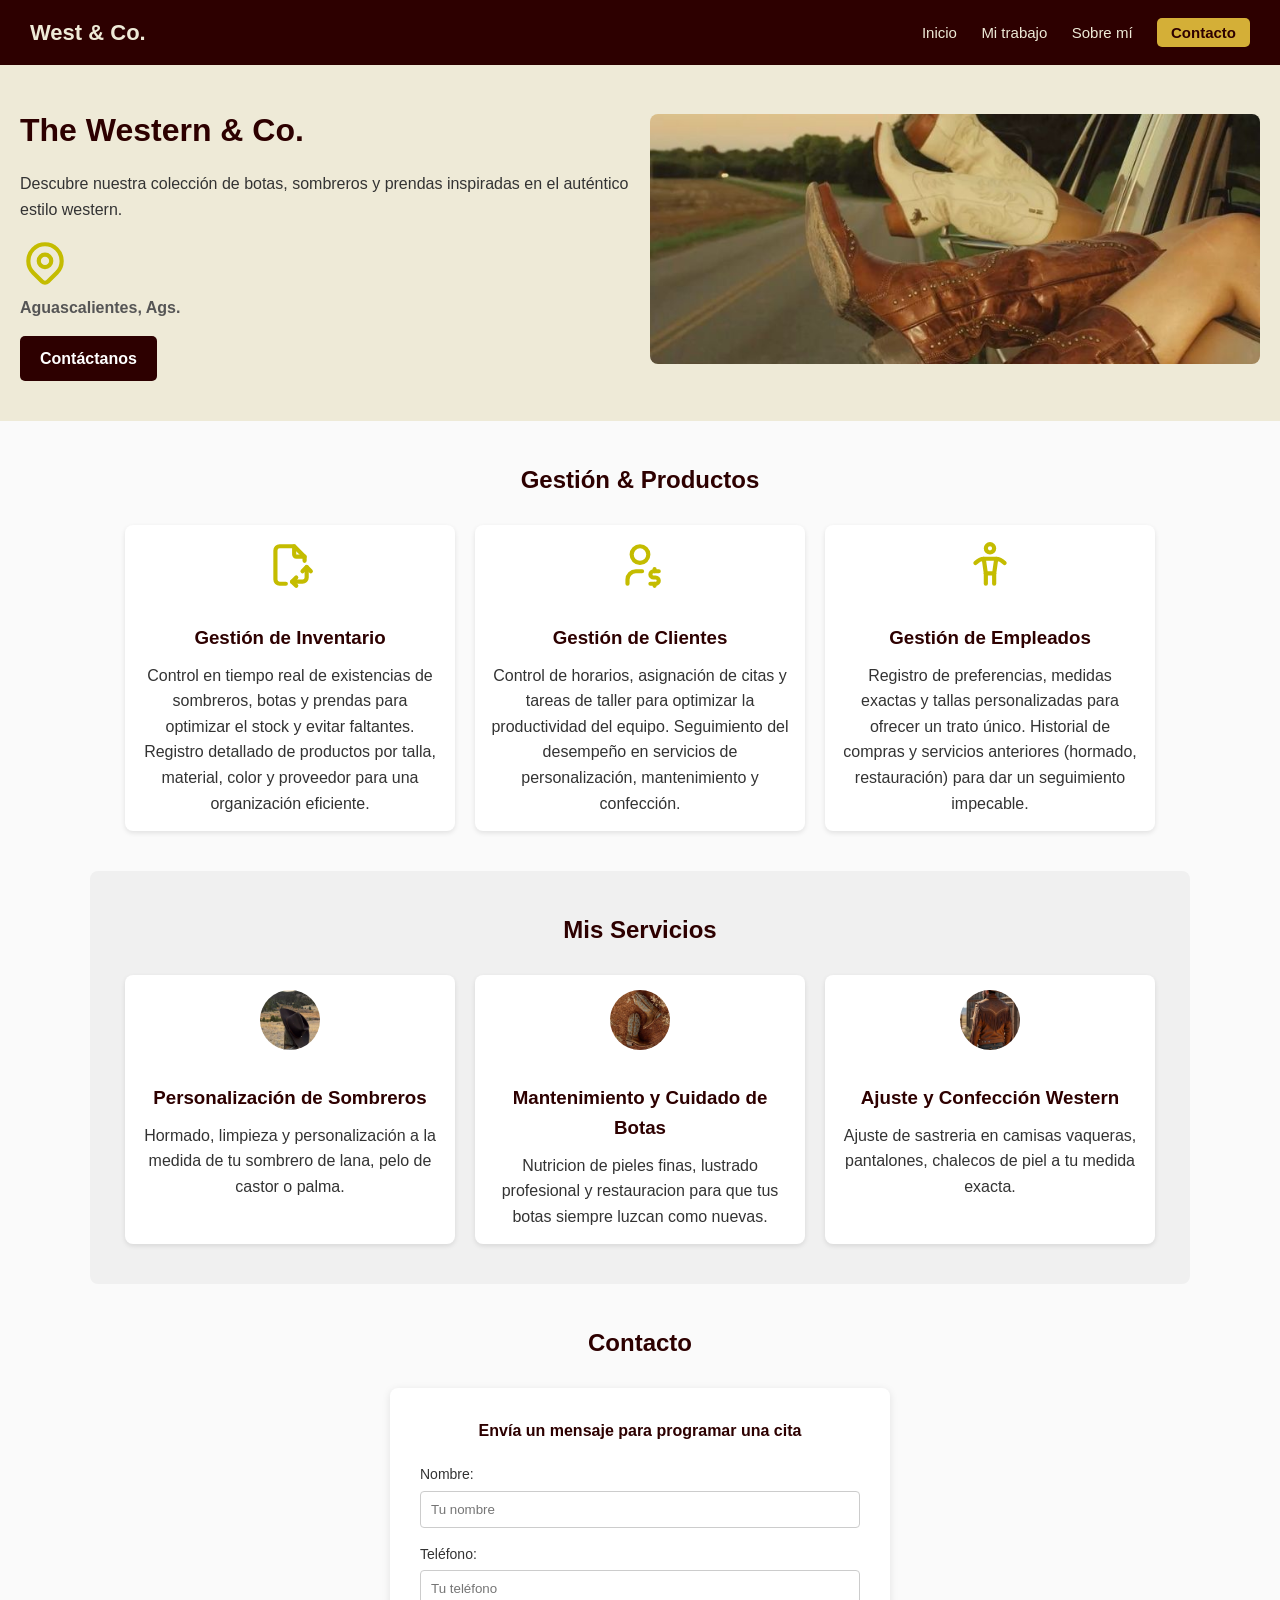
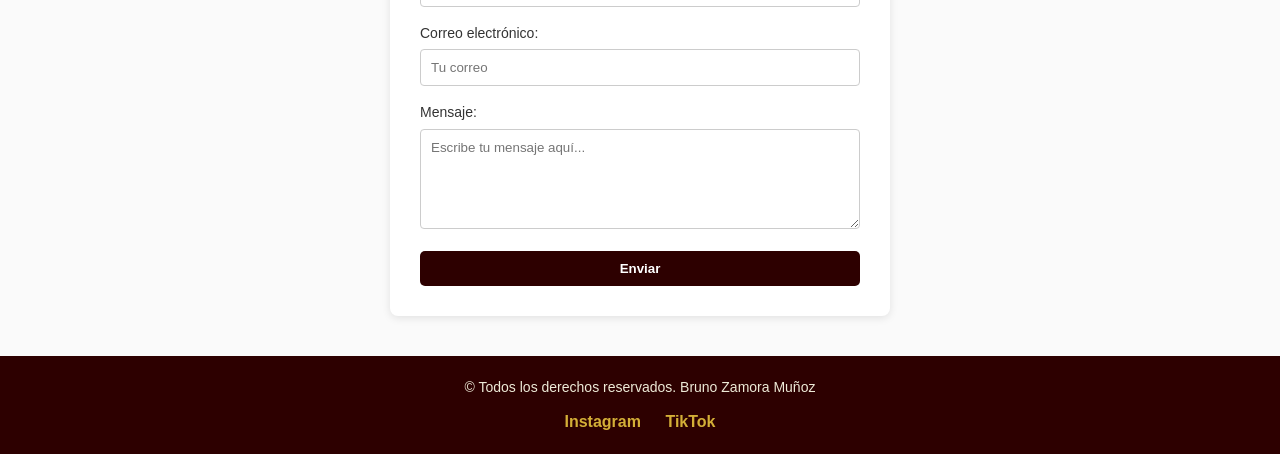
<file: paginaB/index.html>
<!DOCTYPE html>
<html lang="es">
<head>
    <meta charset="UTF-8">
    <meta name="viewport" content="width=device-width, initial-scale=1.0">
    <!-- Título de la pestaña que se muestra en el navegador -->
    <title>West & Co.</title>
    <link rel="stylesheet" href="styles.css">
</head>

<!-- <body>  Agrupa todo el contenido visible de la página web (texto, imágenes, enlaces, etc.) -->
<body>

    <!-- Cabecera principal del sitio web que tiene la identidad visual y el menú de navegación -->
    <header>
        <!-- div funciona como un bloque que agrupa varios elementos y ayuda a estructurar el diseño de la pagina 
         y el div class nos ayuda a daarle laa misma clase a varios elementos para que todos tengan la misma apaariencia sin repetir codigo -->
        <div class="logo">West & Co.</div>

        <!-- nav es un elemento que contiene la navegacion principal, como el menu o los enlaces -->
        <nav>
            <!-- a href son los hipervinculos que permiten que el ususario de clic para ir a ptra pagina como inicio de sesion, contacto, etc -->
            <a href="index.html">Inicio</a>
            <a href="pages/nosotros.html">Mi trabajo</a>
            <a href="pages/sobremi.html">Sobre mí</a>
            <a href="pages/contacto.html" class="btn-contacto">Contacto</a>
        </nav>
    </header>


    <!-- section funciona para agrupar un contenido cuales comparten el mismo contenido o tema -->
    <section class="principal">
        <div class="principal-texto">
            <!-- hi representa el titulo principal de la pagina -->
            <h1>The Western & Co.</h1>
            <!-- p son los paarrafos que se encuentran en la seccion principal -->
            <p>Descubre nuestra colección de botas, sombreros y prendas inspiradas en el auténtico estilo western.</p>
            <svg xmlns="http://www.w3.org/2000/svg" width="50" height="50" viewBox="0 0 24 24" fill="none" stroke="#c4bc00" stroke-width="2" stroke-linecap="round" stroke-linejoin="round" class="icon icon-tabler icons-tabler-outline icon-tabler-map-pin"><path stroke="none" d="M0 0h24v24H0z" fill="none" /><path d="M9 11a3 3 0 1 0 6 0a3 3 0 0 0 -6 0" /><path d="M17.657 16.657l-4.243 4.243a2 2 0 0 1 -2.827 0l-4.244 -4.243a8 8 0 1 1 11.314 0" /></svg>
            <p class="ubicacion"> Aguascalientes, Ags.</p>
            <a href="#contacto" class="boton">Contáctanos</a>
        </div>
        <div class="principal-imagen">
            <!-- <img> Muestra una imagen en la página; 'src' indica la ruta del archivo y 'alt' la descripción -->
            <img src="img/ bbzm.jpg" alt="Estilo Western">
        </div>
    </section>


    <!-- Sección de Gestión y Productos para presentar las tarjetas de administración del negocio -->
    <section class="seccion">
        <!-- <h2>  Título secundario para nombrar el inicio de una sección -->
        <h2>Gestión & Productos</h2>
        <div class="tarjetas">
            <div class="tarjeta">
                <!-- Tarjeta individual con iconos, emojis, título y texto descriptivo -->
                 <div class="icono"><svg xmlns="http://www.w3.org/2000/svg" width="50" height="50" viewBox="0 0 24 24" fill="none" stroke="#c4bc00" stroke-width="2" stroke-linecap="round" stroke-linejoin="round" class="icon icon-tabler icons-tabler-outline icon-tabler-file-orientation"><path stroke="none" d="M0 0h24v24H0z" fill="none" /><path d="M14 3v4a1 1 0 0 0 1 1h4" /><path d="M10 21h-3a2 2 0 0 1 -2 -2v-14a2 2 0 0 1 2 -2h7l5 5v2" /><path d="M13 20h5a2 2 0 0 0 2 -2v-5" /><path d="M15 22l-2 -2l2 -2" /><path d="M18 15l2 -2l2 2" /></svg></div>
                 <!-- <h3>  Subtítulo de tercer nivel, ideal para nombrar tarjetas o bloques de contenido -->
                <h3>Gestión de Inventario</h3>
                <p>Control en tiempo real de existencias de sombreros, botas y prendas para optimizar el stock y evitar faltantes.
                    Registro detallado de productos por talla, material, color y proveedor para una organización eficiente.</p>
            </div>
            <div class="tarjeta">
                
                 <div class="icono"><svg xmlns="http://www.w3.org/2000/svg" width="50" height="50" viewBox="0 0 24 24" fill="none" stroke="#c4bc00" stroke-width="2" stroke-linecap="round" stroke-linejoin="round" class="icon icon-tabler icons-tabler-outline icon-tabler-user-dollar"><path stroke="none" d="M0 0h24v24H0z" fill="none" /><path d="M8 7a4 4 0 1 0 8 0a4 4 0 0 0 -8 0" /><path d="M6 21v-2a4 4 0 0 1 4 -4h3" /><path d="M21 15h-2.5a1.5 1.5 0 0 0 0 3h1a1.5 1.5 0 0 1 0 3h-2.5" /><path d="M19 21v1m0 -8v1" /></svg></div>
                <h3>Gestión de Clientes</h3>
                <p>Control de horarios, asignación de citas y tareas de taller para optimizar la productividad del equipo.
                Seguimiento del desempeño en servicios de personalización, mantenimiento y confección.</p>

                
            </div>
            <div class="tarjeta">
               
                 <div class="icono"><svg xmlns="http://www.w3.org/2000/svg" width="50" height="50" viewBox="0 0 24 24" fill="none" stroke="#c4bc00" stroke-width="2" stroke-linecap="round" stroke-linejoin="round" class="icon icon-tabler icons-tabler-outline icon-tabler-man"><path stroke="none" d="M0 0h24v24H0z" fill="none" /><path d="M10 16v5" /><path d="M14 16v5" /><path d="M9 9h6l-1 7h-4l-1 -7" /><path d="M5 11c1.333 -1.333 2.667 -2 4 -2" /><path d="M19 11c-1.333 -1.333 -2.667 -2 -4 -2" /><path d="M10 4a2 2 0 1 0 4 0a2 2 0 1 0 -4 0" /></svg></div>
                <h3>Gestión de Empleados</h3>
                <p>Registro de preferencias, medidas exactas y tallas personalizadas para ofrecer un trato único.
                    Historial de compras y servicios anteriores (hormado, restauración) para dar un seguimiento impecable.</p>
            </div>
        </div>
    </section>


    <!-- Sección de Servicios con clase condicional para aplicar un fondo de color gris en CSS -->
    <section class="seccion fondo-gris">
        <h2>Mis Servicios</h2>
        <div class="servicios">
            <!-- Módulo de servicio individual que utiliza una imagen PNG como icono identificador -->
            <div class="servicio">
                <div class="icono">
                    <img src="img/sombrero.png" alt="Sombreros">
                </div>
                <h3>Personalización de Sombreros</h3>
                <p>Hormado, limpieza y personalización a la medida de tu sombrero de lana, pelo de castor o palma.</p>
            </div>

            <div class="servicio">
                <div class="icono">
                     <img src="img/botas.png" alt="Botas">
                </div>
                <h3>Mantenimiento y Cuidado de Botas</h3>
                <p>Nutricion de pieles finas, lustrado profesional y restauracion para que tus botas siempre luzcan como nuevas.</p>
            </div>

            <div class="servicio">
                <div class="icono">
                     <img src="img/chaleco.png" alt="Chaleco">
                </div>
                <h3>Ajuste y Confección Western</h3>
                <p>Ajuste de sastreria en camisas vaqueras, pantalones, chalecos de piel a tu medida exacta.</p>
            </div>

        </div>
    </section>


    <!-- Sección de contacto con identificador 'contacto' para vincular con el menú de navegación -->
    <section id="contacto" class="seccion">
        <h2>Contacto</h2>

        <!-- <form> Contenedor que agrupa los campos para capturar información enviada por el usuario -->
        <form class="formulario">
            <!-- <legend>  Título o descripción del conjunto de campos de un formulario -->
            <legend>Envía un mensaje para programar una cita</legend>

            <div class="campo">
                <!-- <label> sirve para nombrar un campo de texto -->
                <label>Nombre:</label>
                <!-- <input> genera una caja para escribir información breve -->
                <input type="text" placeholder="Tu nombre">
            </div>

            <div class="campo">
                <label>Teléfono:</label>
                <input type="tel" placeholder="Tu teléfono">
            </div>

            <div class="campo">
                <label>Correo electrónico:</label>
                <input type="email" placeholder="Tu correo">
            </div>

            <div class="campo">
                <label>Mensaje:</label>
                <!-- <textarea> crea un área para escribir textos largos de múltiples líneas -->
                <textarea placeholder="Escribe tu mensaje aquí..."></textarea>
            </div>

            <!-- <button>  Botón interactivo dentro o fuera de un formulario -->
            <button type="submit" class="boton btn-enviar">Enviar</button>
        </form>
    </section>


    <!-- Pie de página con derechos de autor y enlaces directos a redes sociales -->
    <footer>
        <p>&copy; Todos los derechos reservados. Bruno Zamora Muñoz</p>
        <div class="redes">
            <a href="https://www.instagram.com/bruno_munozzzz" target="_blank">Instagram</a>
            <a href="https://www.tiktok.com/@bruno.muoz55" target="_blank">TikTok</a>
        </div>
    </footer>

</body>
</html>
</file>
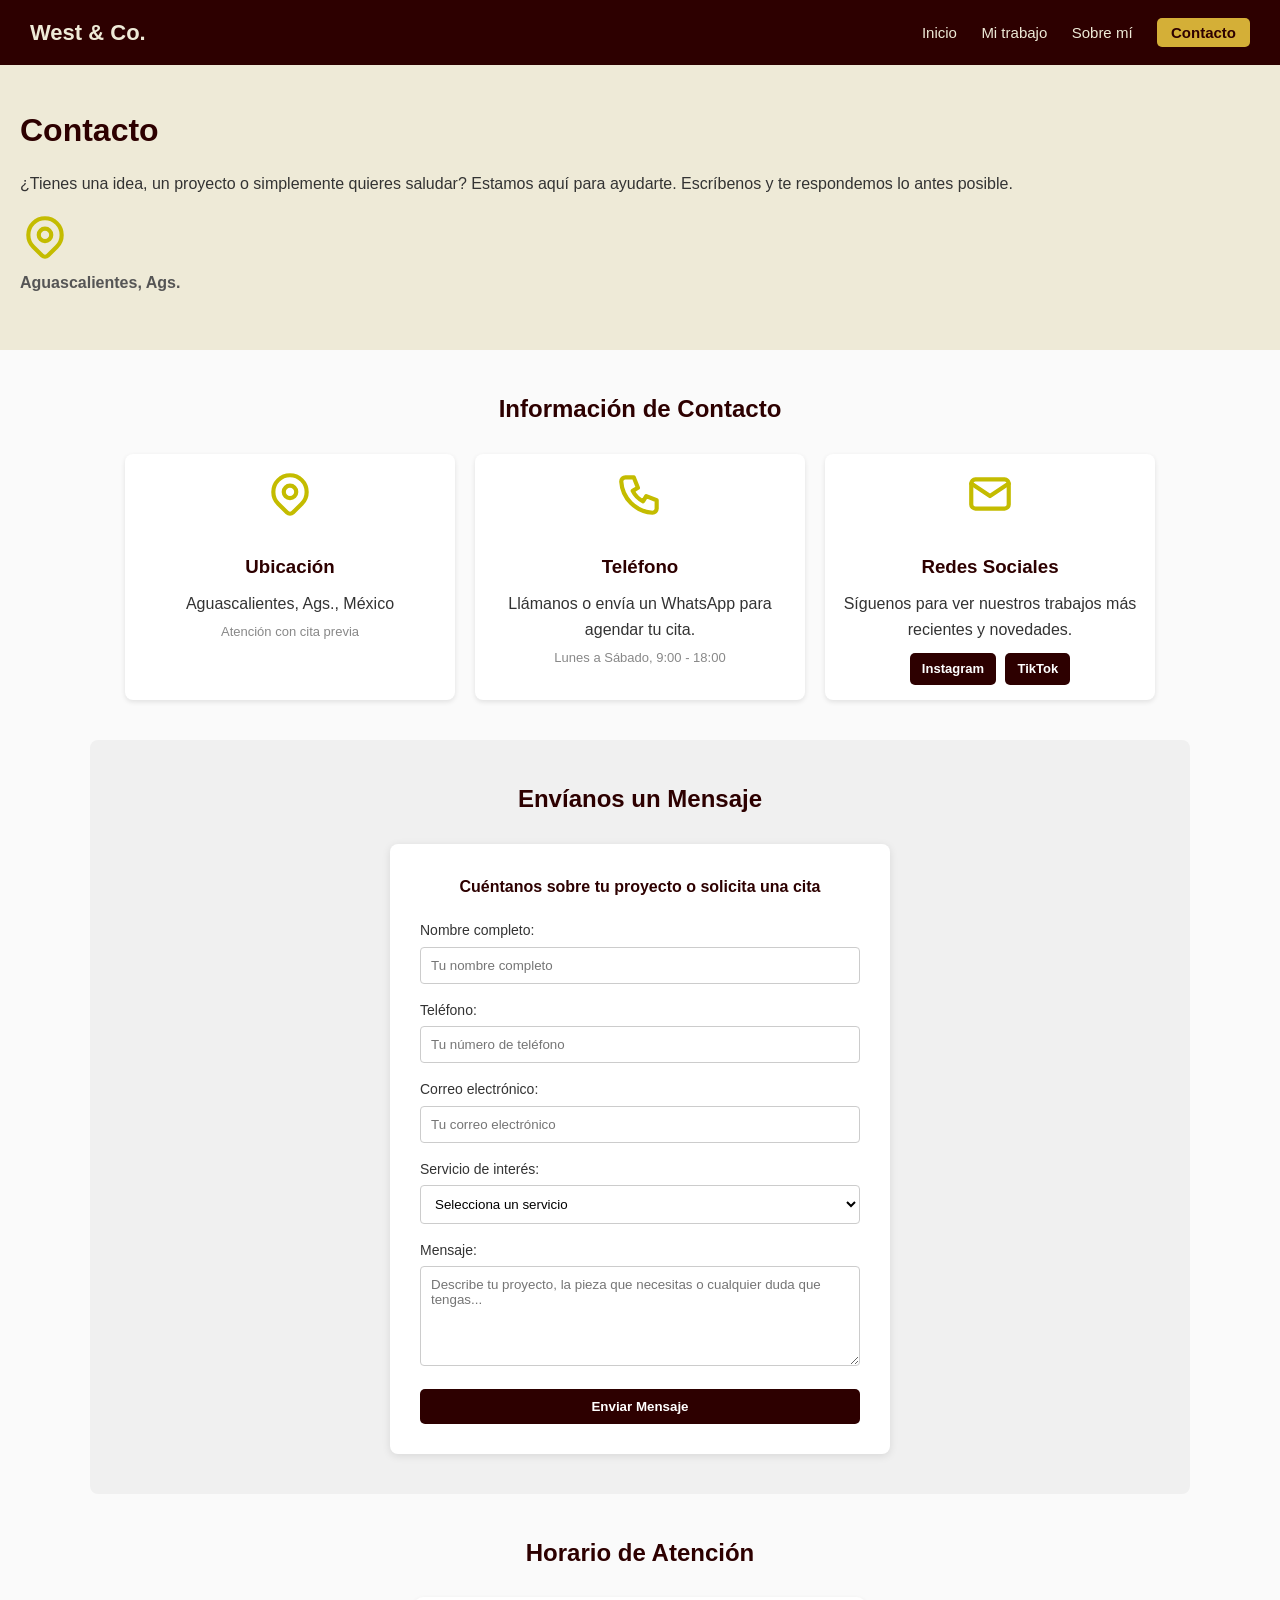
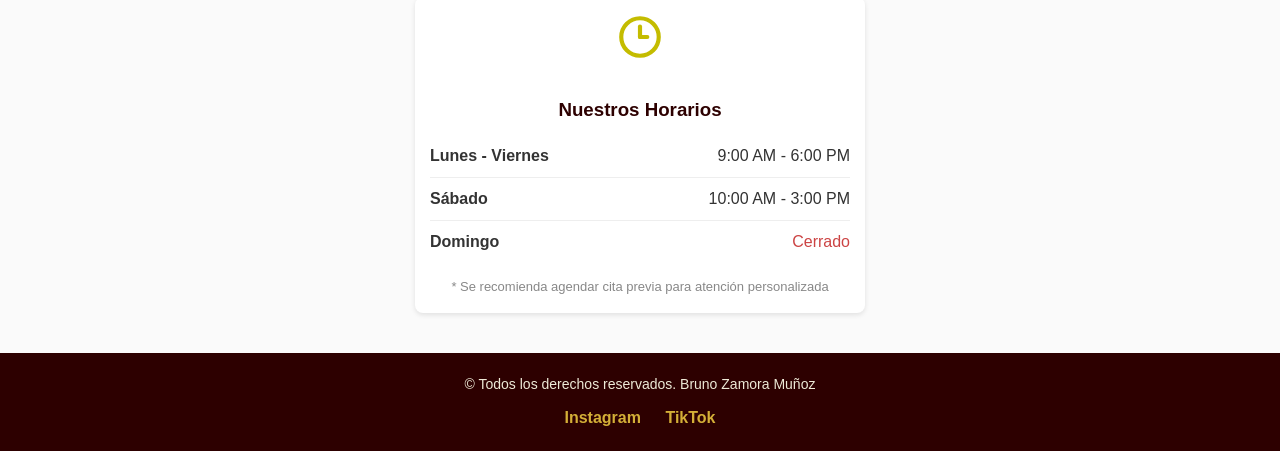
<file: paginaB/pages/contacto.html>
<!DOCTYPE html>
<html lang="es">
<head>
    <meta charset="UTF-8">
    <meta name="viewport" content="width=device-width, initial-scale=1.0">
    <title>Contacto - West & Co.</title>
    <link rel="stylesheet" href="../styles.css">
</head>
<body>

    <!-- Cabecera con navegación -->
    <header>
        <div class="logo">West & Co.</div>
        <nav>
            <a href="../index.html">Inicio</a>
            <a href="nosotros.html">Mi trabajo</a>
            <a href="sobremi.html">Sobre mí</a>
            <a href="contacto.html" class="btn-contacto">Contacto</a>
        </nav>
    </header>


    <!-- Sección Hero de Contacto -->
    <section class="principal">
        <div class="principal-texto">
            <h1>Contacto</h1>
            <p>¿Tienes una idea, un proyecto o simplemente quieres saludar? Estamos aquí para ayudarte. Escríbenos y te respondemos lo antes posible.</p>
            <svg xmlns="http://www.w3.org/2000/svg" width="50" height="50" viewBox="0 0 24 24" fill="none" stroke="#c4bc00" stroke-width="2" stroke-linecap="round" stroke-linejoin="round"><path stroke="none" d="M0 0h24v24H0z" fill="none"/><path d="M9 11a3 3 0 1 0 6 0a3 3 0 0 0 -6 0"/><path d="M17.657 16.657l-4.243 4.243a2 2 0 0 1 -2.827 0l-4.244 -4.243a8 8 0 1 1 11.314 0"/></svg>
            <p class="ubicacion">Aguascalientes, Ags.</p>
        </div>
    </section>


    <!-- Sección de Información de Contacto -->
    <section class="seccion">
        <h2>Información de Contacto</h2>
        <div class="tarjetas">
            <div class="tarjeta">
                <div class="icono">
                    <svg xmlns="http://www.w3.org/2000/svg" width="50" height="50" viewBox="0 0 24 24" fill="none" stroke="#c4bc00" stroke-width="2" stroke-linecap="round" stroke-linejoin="round"><path stroke="none" d="M0 0h24v24H0z" fill="none"/><path d="M9 11a3 3 0 1 0 6 0a3 3 0 0 0 -6 0"/><path d="M17.657 16.657l-4.243 4.243a2 2 0 0 1 -2.827 0l-4.244 -4.243a8 8 0 1 1 11.314 0"/></svg>
                </div>
                <h3>Ubicación</h3>
                <p>Aguascalientes, Ags., México</p>
                <p style="font-size: 13px; color: #888; margin-top: 5px;">Atención con cita previa</p>
            </div>

            <div class="tarjeta">
                <div class="icono">
                    <svg xmlns="http://www.w3.org/2000/svg" width="50" height="50" viewBox="0 0 24 24" fill="none" stroke="#c4bc00" stroke-width="2" stroke-linecap="round" stroke-linejoin="round"><path stroke="none" d="M0 0h24v24H0z" fill="none"/><path d="M5 4h4l2 5l-2.5 1.5a11 11 0 0 0 5 5l1.5 -2.5l5 2v4a2 2 0 0 1 -2 2a16 16 0 0 1 -15 -15a2 2 0 0 1 2 -2"/></svg>
                </div>
                <h3>Teléfono</h3>
                <p>Llámanos o envía un WhatsApp para agendar tu cita.</p>
                <p style="font-size: 13px; color: #888; margin-top: 5px;">Lunes a Sábado, 9:00 - 18:00</p>
            </div>

            <div class="tarjeta">
                <div class="icono">
                    <svg xmlns="http://www.w3.org/2000/svg" width="50" height="50" viewBox="0 0 24 24" fill="none" stroke="#c4bc00" stroke-width="2" stroke-linecap="round" stroke-linejoin="round"><path stroke="none" d="M0 0h24v24H0z" fill="none"/><path d="M3 7a2 2 0 0 1 2 -2h14a2 2 0 0 1 2 2v10a2 2 0 0 1 -2 2h-14a2 2 0 0 1 -2 -2v-10z"/><path d="M3 7l9 6l9 -6"/></svg>
                </div>
                <h3>Redes Sociales</h3>
                <p>Síguenos para ver nuestros trabajos más recientes y novedades.</p>
                <div style="margin-top: 10px;">
                    <a href="https://www.instagram.com/bruno_munozzzz" target="_blank" class="boton" style="font-size: 13px; padding: 6px 12px; margin-right: 5px;">Instagram</a>
                    <a href="https://www.tiktok.com/@bruno.muoz55" target="_blank" class="boton" style="font-size: 13px; padding: 6px 12px;">TikTok</a>
                </div>
            </div>
        </div>
    </section>


    <!-- Sección del Formulario de Contacto -->
    <section id="contacto" class="seccion fondo-gris">
        <h2>Envíanos un Mensaje</h2>

        <form class="formulario">
            <legend>Cuéntanos sobre tu proyecto o solicita una cita</legend>

            <div class="campo">
                <label>Nombre completo:</label>
                <input type="text" placeholder="Tu nombre completo">
            </div>

            <div class="campo">
                <label>Teléfono:</label>
                <input type="tel" placeholder="Tu número de teléfono">
            </div>

            <div class="campo">
                <label>Correo electrónico:</label>
                <input type="email" placeholder="Tu correo electrónico">
            </div>

            <div class="campo">
                <label>Servicio de interés:</label>
                <!-- <select> crea un menú desplegable con opciones predefinidas para que el usuario seleccione una -->
                <select style="width: 100%; padding: 10px; border: 1px solid #CCCCCC; border-radius: 4px; font-family: inherit; background-color: #FFFFFF;">
                    <option value="">Selecciona un servicio</option>
                    <option value="hormado">Hormado de Sombreros</option>
                    <option value="botas">Mantenimiento de Botas</option>
                    <option value="confeccion">Confección a Medida</option>
                    <option value="restauracion">Restauración</option>
                    <option value="otro">Otro</option>
                </select>
            </div>

            <div class="campo">
                <label>Mensaje:</label>
                <textarea placeholder="Describe tu proyecto, la pieza que necesitas o cualquier duda que tengas..."></textarea>
            </div>

            <button type="submit" class="boton btn-enviar">Enviar Mensaje</button>
        </form>
    </section>


    <!-- Sección de Horarios -->
    <section class="seccion">
        <h2>Horario de Atención</h2>
        <div class="tarjetas" style="justify-content: center;">
            <div class="tarjeta" style="max-width: 450px; text-align: left;">
                <div class="icono" style="text-align: center;">
                    <svg xmlns="http://www.w3.org/2000/svg" width="50" height="50" viewBox="0 0 24 24" fill="none" stroke="#c4bc00" stroke-width="2" stroke-linecap="round" stroke-linejoin="round"><path stroke="none" d="M0 0h24v24H0z" fill="none"/><path d="M12 12m-9 0a9 9 0 1 0 18 0a9 9 0 1 0 -18 0"/><path d="M12 12h3.5"/><path d="M12 7v5"/></svg>
                </div>
                <h3 style="text-align: center;">Nuestros Horarios</h3>
                <p style="display: flex; justify-content: space-between; padding: 8px 0; border-bottom: 1px solid #eee;"><strong>Lunes - Viernes</strong> <span>9:00 AM - 6:00 PM</span></p>
                <p style="display: flex; justify-content: space-between; padding: 8px 0; border-bottom: 1px solid #eee;"><strong>Sábado</strong> <span>10:00 AM - 3:00 PM</span></p>
                <p style="display: flex; justify-content: space-between; padding: 8px 0;"><strong>Domingo</strong> <span style="color: #c44;">Cerrado</span></p>
                <p style="text-align: center; margin-top: 15px; font-size: 13px; color: #888;">* Se recomienda agendar cita previa para atención personalizada</p>
            </div>
        </div>
    </section>


    <!-- Pie de página -->
    <footer>
        <p>&copy; Todos los derechos reservados. Bruno Zamora Muñoz</p>
        <div class="redes">
            <a href="https://www.instagram.com/bruno_munozzzz" target="_blank">Instagram</a>
            <a href="https://www.tiktok.com/@bruno.muoz55" target="_blank">TikTok</a>
        </div>
    </footer>

</body>
</html>
</file>
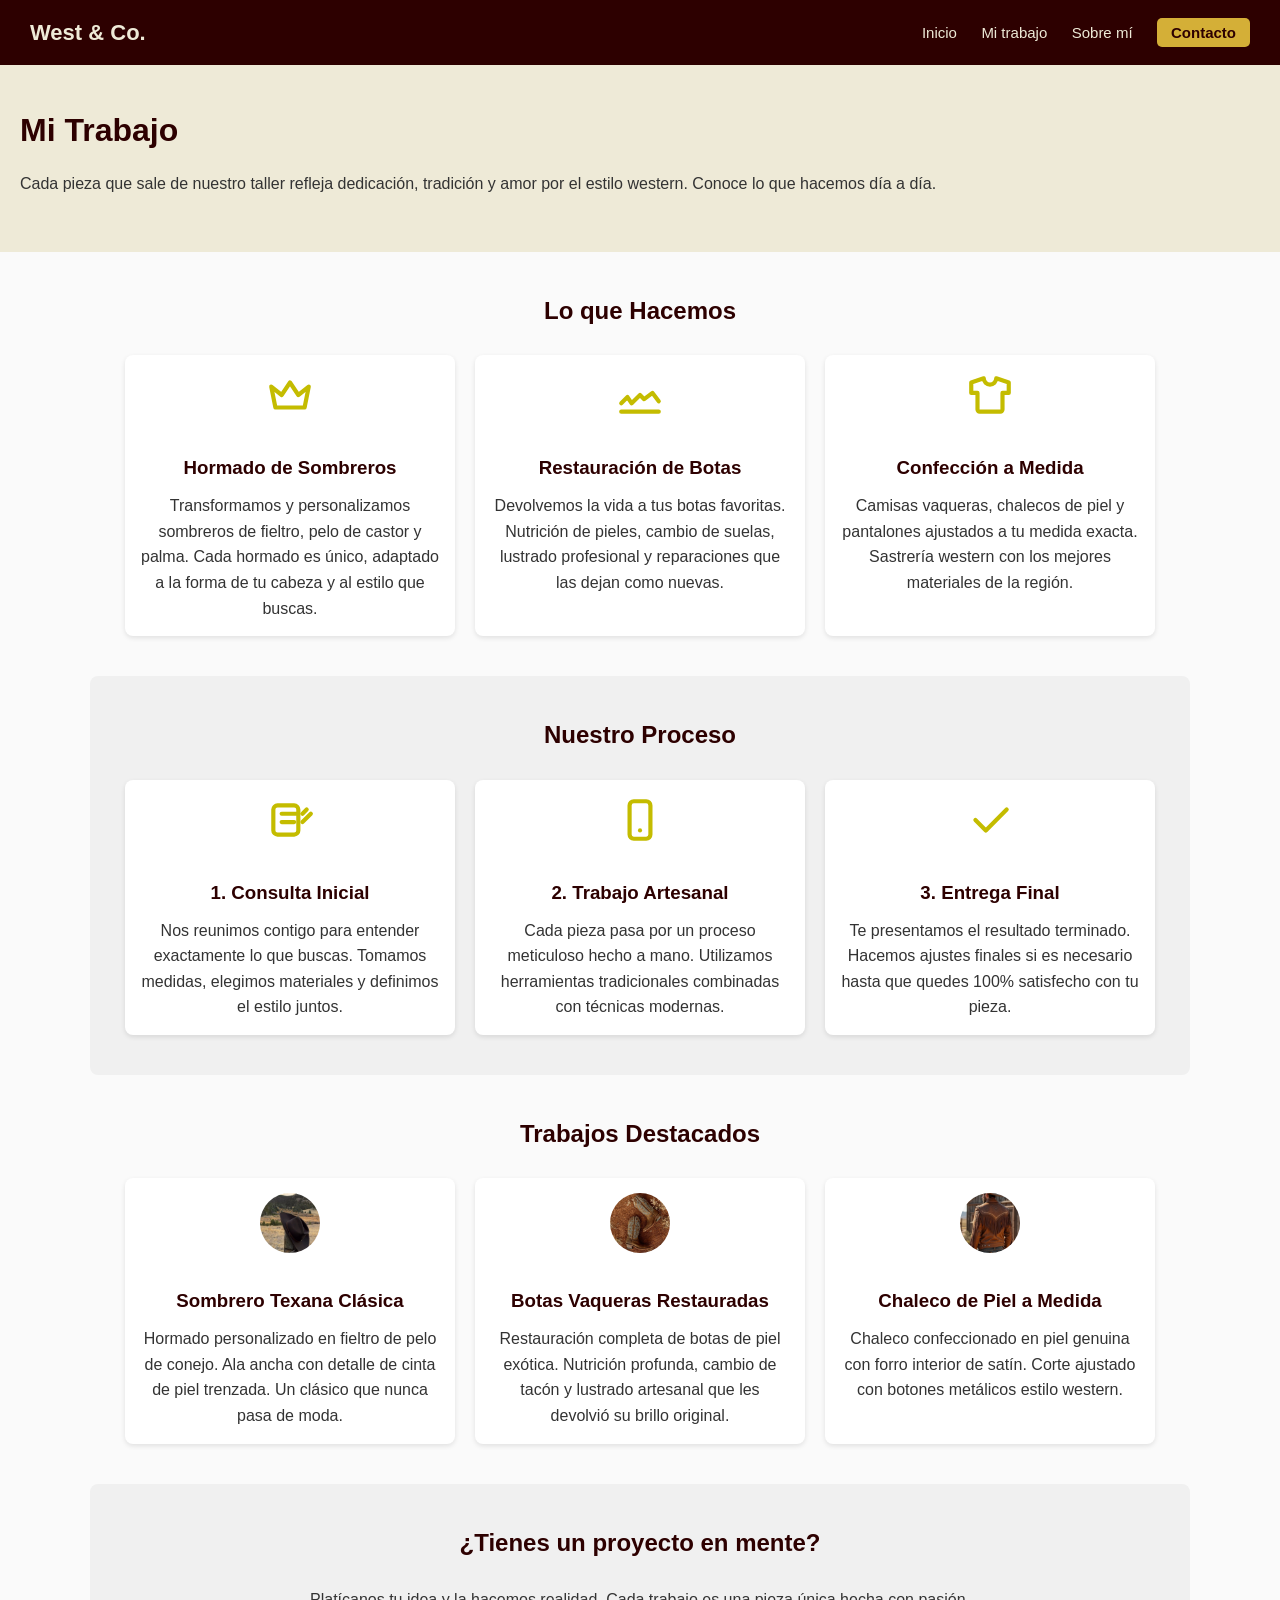
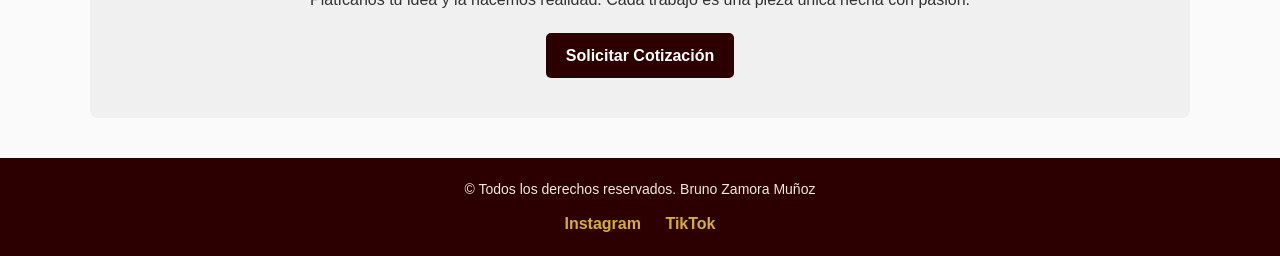
<file: paginaB/pages/nosotros.html>
<!DOCTYPE html>
<html lang="es">
<head>
    <meta charset="UTF-8">
    <meta name="viewport" content="width=device-width, initial-scale=1.0">
    <title>Mi Trabajo - West & Co.</title>
    <link rel="stylesheet" href="../styles.css">
</head>
<body>

    <!-- Cabecera con navegación -->
    <header>
        <div class="logo">West & Co.</div>
        <nav>
            <a href="../index.html">Inicio</a>
            <a href="nosotros.html">Mi trabajo</a>
            <a href="sobremi.html">Sobre mí</a>
            <a href="contacto.html" class="btn-contacto">Contacto</a>
        </nav>
    </header>


    <!-- Sección Hero de Mi Trabajo -->
    <section class="principal">
        <div class="principal-texto">
            <h1>Mi Trabajo</h1>
            <p>Cada pieza que sale de nuestro taller refleja dedicación, tradición y amor por el estilo western. Conoce lo que hacemos día a día.</p>
        </div>
    </section>


    <!-- Sección de Categorías de Trabajo -->
    <section class="seccion">
        <h2>Lo que Hacemos</h2>
        <div class="tarjetas">
            <div class="tarjeta">
                <div class="icono">
                    <svg xmlns="http://www.w3.org/2000/svg" width="50" height="50" viewBox="0 0 24 24" fill="none" stroke="#c4bc00" stroke-width="2" stroke-linecap="round" stroke-linejoin="round"><path stroke="none" d="M0 0h24v24H0z" fill="none"/><path d="M12 6l4 6l5 -4l-2 10h-14l-2 -10l5 4z"/></svg>
                </div>
                <h3>Hormado de Sombreros</h3>
                <p>Transformamos y personalizamos sombreros de fieltro, pelo de castor y palma. Cada hormado es único, adaptado a la forma de tu cabeza y al estilo que buscas.</p>
            </div>

            <div class="tarjeta">
                <div class="icono">
                    <svg xmlns="http://www.w3.org/2000/svg" width="50" height="50" viewBox="0 0 24 24" fill="none" stroke="#c4bc00" stroke-width="2" stroke-linecap="round" stroke-linejoin="round"><path stroke="none" d="M0 0h24v24H0z" fill="none"/><path d="M3 16l3 -3l2 3l4 -4l2 2l4 -3l3 4"/><path d="M3 20h18"/></svg>
                </div>
                <h3>Restauración de Botas</h3>
                <p>Devolvemos la vida a tus botas favoritas. Nutrición de pieles, cambio de suelas, lustrado profesional y reparaciones que las dejan como nuevas.</p>
            </div>

            <div class="tarjeta">
                <div class="icono">
                    <svg xmlns="http://www.w3.org/2000/svg" width="50" height="50" viewBox="0 0 24 24" fill="none" stroke="#c4bc00" stroke-width="2" stroke-linecap="round" stroke-linejoin="round"><path stroke="none" d="M0 0h24v24H0z" fill="none"/><path d="M15 4l6 2v5h-3v8a1 1 0 0 1 -1 1h-10a1 1 0 0 1 -1 -1v-8h-3v-5l6 -2a3 3 0 0 0 6 0"/></svg>
                </div>
                <h3>Confección a Medida</h3>
                <p>Camisas vaqueras, chalecos de piel y pantalones ajustados a tu medida exacta. Sastrería western con los mejores materiales de la región.</p>
            </div>
        </div>
    </section>


    <!-- Sección de Proceso de Trabajo -->
    <section class="seccion fondo-gris">
        <h2>Nuestro Proceso</h2>
        <div class="tarjetas">
            <div class="tarjeta">
                <div class="icono">
                    <svg xmlns="http://www.w3.org/2000/svg" width="50" height="50" viewBox="0 0 24 24" fill="none" stroke="#c4bc00" stroke-width="2" stroke-linecap="round" stroke-linejoin="round"><path stroke="none" d="M0 0h24v24H0z" fill="none"/><path d="M8 9h8"/><path d="M8 13h6"/><path d="M14 5h-8a2 2 0 0 0 -2 2v10a2 2 0 0 0 2 2h8a2 2 0 0 0 2 -2v-10a2 2 0 0 0 -2 -2z"/><path d="M18 9l2 -2"/><path d="M18 13l4 -4"/></svg>
                </div>
                <h3>1. Consulta Inicial</h3>
                <p>Nos reunimos contigo para entender exactamente lo que buscas. Tomamos medidas, elegimos materiales y definimos el estilo juntos.</p>
            </div>

            <div class="tarjeta">
                <div class="icono">
                    <svg xmlns="http://www.w3.org/2000/svg" width="50" height="50" viewBox="0 0 24 24" fill="none" stroke="#c4bc00" stroke-width="2" stroke-linecap="round" stroke-linejoin="round"><path stroke="none" d="M0 0h24v24H0z" fill="none"/><path d="M7 3m0 2a2 2 0 0 1 2 -2h6a2 2 0 0 1 2 2v14a2 2 0 0 1 -2 2h-6a2 2 0 0 1 -2 -2z"/><path d="M12 17l0 .01"/></svg>
                </div>
                <h3>2. Trabajo Artesanal</h3>
                <p>Cada pieza pasa por un proceso meticuloso hecho a mano. Utilizamos herramientas tradicionales combinadas con técnicas modernas.</p>
            </div>

            <div class="tarjeta">
                <div class="icono">
                    <svg xmlns="http://www.w3.org/2000/svg" width="50" height="50" viewBox="0 0 24 24" fill="none" stroke="#c4bc00" stroke-width="2" stroke-linecap="round" stroke-linejoin="round"><path stroke="none" d="M0 0h24v24H0z" fill="none"/><path d="M5 12l5 5l10 -10"/></svg>
                </div>
                <h3>3. Entrega Final</h3>
                <p>Te presentamos el resultado terminado. Hacemos ajustes finales si es necesario hasta que quedes 100% satisfecho con tu pieza.</p>
            </div>
        </div>
    </section>


    <!-- Sección de Galería / Trabajos Destacados -->
    <section class="seccion">
        <h2>Trabajos Destacados</h2>
        <div class="servicios">
            <div class="servicio">
                <div class="icono">
                    <img src="../img/sombrero.png" alt="Sombrero personalizado">
                </div>
                <h3>Sombrero Texana Clásica</h3>
                <p>Hormado personalizado en fieltro de pelo de conejo. Ala ancha con detalle de cinta de piel trenzada. Un clásico que nunca pasa de moda.</p>
            </div>

            <div class="servicio">
                <div class="icono">
                    <img src="../img/botas.png" alt="Botas restauradas">
                </div>
                <h3>Botas Vaqueras Restauradas</h3>
                <p>Restauración completa de botas de piel exótica. Nutrición profunda, cambio de tacón y lustrado artesanal que les devolvió su brillo original.</p>
            </div>

            <div class="servicio">
                <div class="icono">
                    <img src="../img/chaleco.png" alt="Chaleco a medida">
                </div>
                <h3>Chaleco de Piel a Medida</h3>
                <p>Chaleco confeccionado en piel genuina con forro interior de satín. Corte ajustado con botones metálicos estilo western.</p>
            </div>
        </div>
    </section>


    <!-- Llamada a la acción -->
    <section class="seccion fondo-gris" style="text-align: center;">
        <h2>¿Tienes un proyecto en mente?</h2>
        <p style="margin-bottom: 20px;">Platícanos tu idea y la hacemos realidad. Cada trabajo es una pieza única hecha con pasión.</p>
        <a href="contacto.html" class="boton">Solicitar Cotización</a>
    </section>


    <!-- Pie de página -->
    <footer>
        <p>&copy; Todos los derechos reservados. Bruno Zamora Muñoz</p>
        <div class="redes">
            <a href="https://www.instagram.com/bruno_munozzzz" target="_blank">Instagram</a>
            <a href="https://www.tiktok.com/@bruno.muoz55" target="_blank">TikTok</a>
        </div>
    </footer>

</body>
</html>
</file>
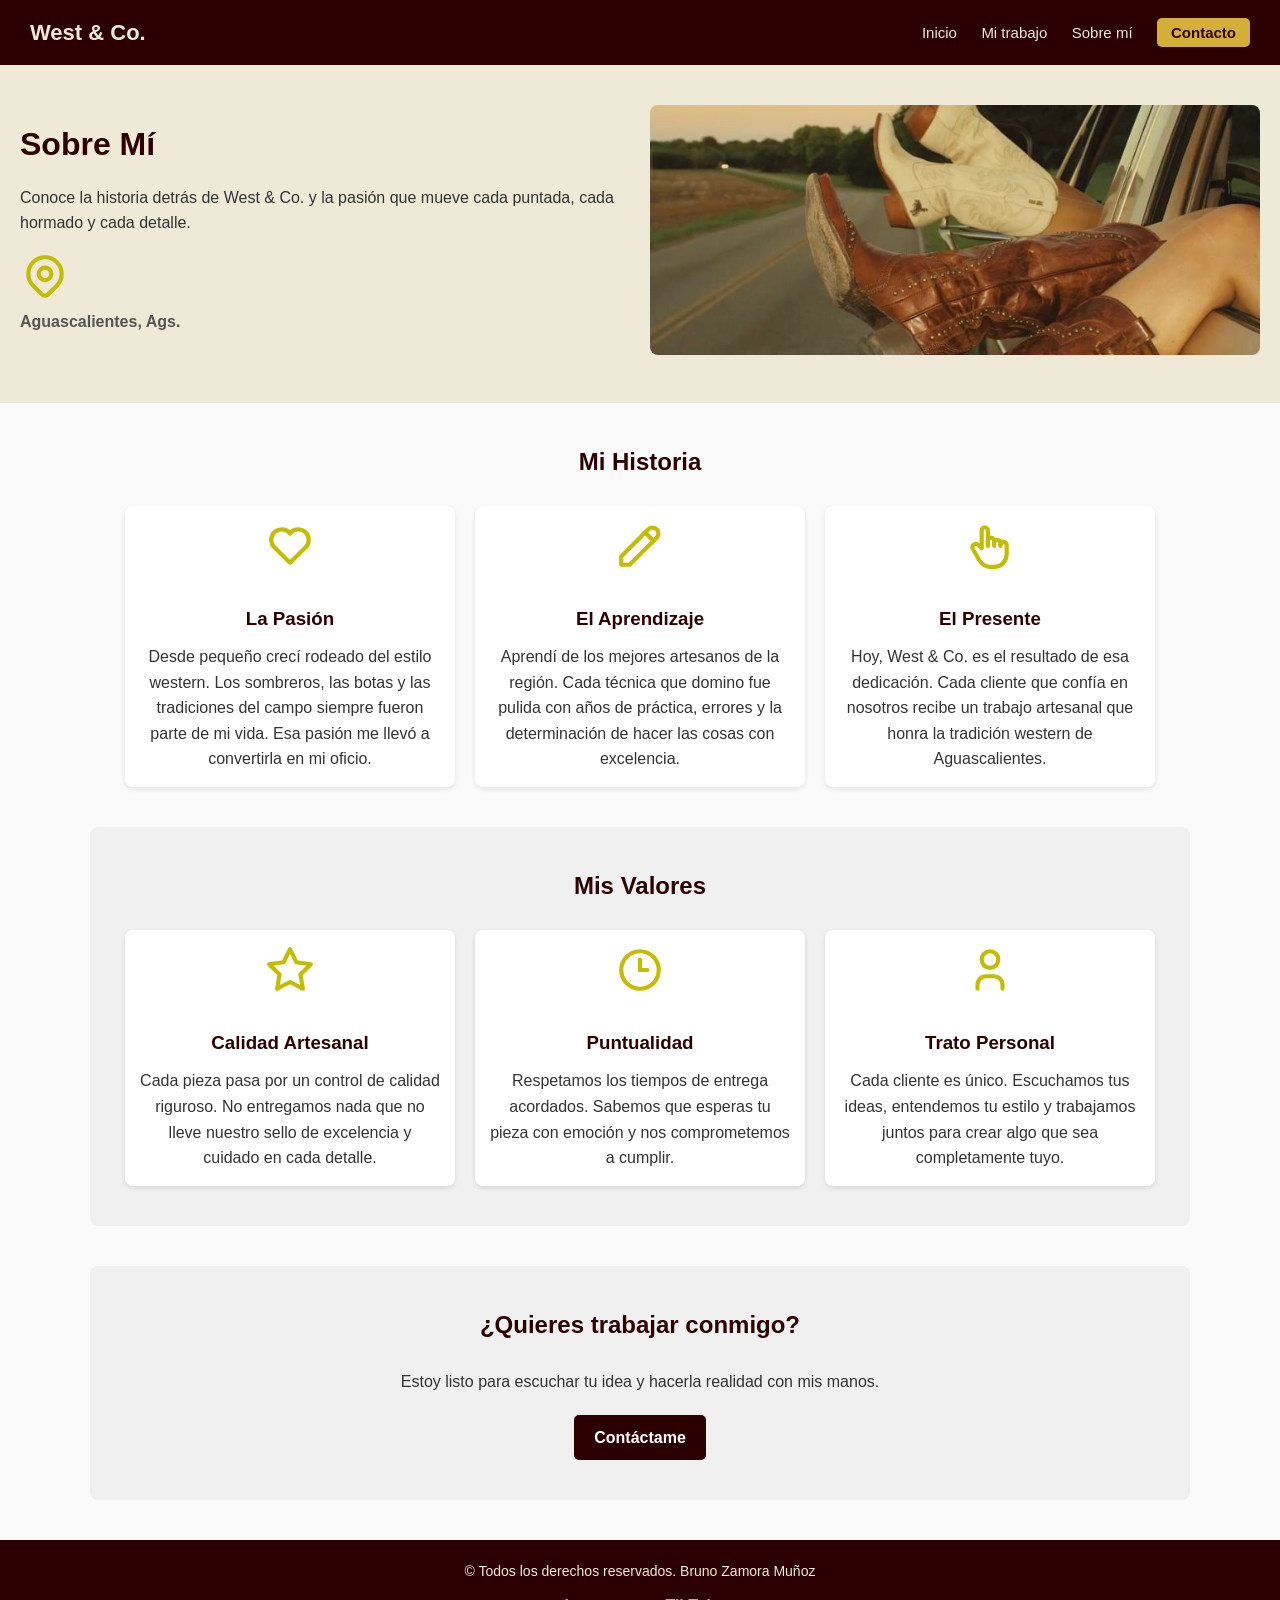
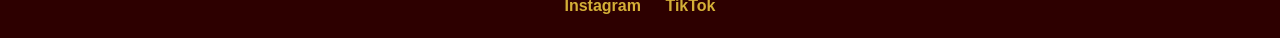
<file: paginaB/pages/sobremi.html>
<!DOCTYPE html>
<html lang="es">
<head>
    <meta charset="UTF-8">
    <meta name="viewport" content="width=device-width, initial-scale=1.0">
    <title>Sobre Mí - West & Co.</title>
    <link rel="stylesheet" href="../styles.css">
</head>
<body>

    <!-- Cabecera con navegación -->
    <header>
        <div class="logo">West & Co.</div>
        <nav>
            <a href="../index.html">Inicio</a>
            <a href="nosotros.html">Mi trabajo</a>
            <a href="sobremi.html">Sobre mí</a>
            <a href="contacto.html" class="btn-contacto">Contacto</a>
        </nav>
    </header>


    <!-- Sección Hero de Sobre Mí -->
    <section class="principal">
        <div class="principal-texto">
            <h1>Sobre Mí</h1>
            <p>Conoce la historia detrás de West & Co. y la pasión que mueve cada puntada, cada hormado y cada detalle.</p>
            <svg xmlns="http://www.w3.org/2000/svg" width="50" height="50" viewBox="0 0 24 24" fill="none" stroke="#c4bc00" stroke-width="2" stroke-linecap="round" stroke-linejoin="round"><path stroke="none" d="M0 0h24v24H0z" fill="none"/><path d="M9 11a3 3 0 1 0 6 0a3 3 0 0 0 -6 0"/><path d="M17.657 16.657l-4.243 4.243a2 2 0 0 1 -2.827 0l-4.244 -4.243a8 8 0 1 1 11.314 0"/></svg>
            <p class="ubicacion">Aguascalientes, Ags.</p>
        </div>
        <div class="principal-imagen">
            <img src="../img/ bbzm.jpg" alt="Bruno Zamora">
        </div>
    </section>


    <!-- Sección de Historia -->
    <section class="seccion">
        <h2>Mi Historia</h2>
        <div class="tarjetas">
            <div class="tarjeta">
                <div class="icono">
                    <svg xmlns="http://www.w3.org/2000/svg" width="50" height="50" viewBox="0 0 24 24" fill="none" stroke="#c4bc00" stroke-width="2" stroke-linecap="round" stroke-linejoin="round"><path stroke="none" d="M0 0h24v24H0z" fill="none"/><path d="M19.5 12.572l-7.5 7.428l-7.5 -7.428a5 5 0 1 1 7.5 -6.566a5 5 0 1 1 7.5 6.572"/></svg>
                </div>
                <h3>La Pasión</h3>
                <p>Desde pequeño crecí rodeado del estilo western. Los sombreros, las botas y las tradiciones del campo siempre fueron parte de mi vida. Esa pasión me llevó a convertirla en mi oficio.</p>
            </div>

            <div class="tarjeta">
                <div class="icono">
                    <svg xmlns="http://www.w3.org/2000/svg" width="50" height="50" viewBox="0 0 24 24" fill="none" stroke="#c4bc00" stroke-width="2" stroke-linecap="round" stroke-linejoin="round"><path stroke="none" d="M0 0h24v24H0z" fill="none"/><path d="M3 21h4l13 -13a1.5 1.5 0 0 0 -4 -4l-13 13v4"/><path d="M14.5 5.5l4 4"/></svg>
                </div>
                <h3>El Aprendizaje</h3>
                <p>Aprendí de los mejores artesanos de la región. Cada técnica que domino fue pulida con años de práctica, errores y la determinación de hacer las cosas con excelencia.</p>
            </div>

            <div class="tarjeta">
                <div class="icono">
                    <svg xmlns="http://www.w3.org/2000/svg" width="50" height="50" viewBox="0 0 24 24" fill="none" stroke="#c4bc00" stroke-width="2" stroke-linecap="round" stroke-linejoin="round"><path stroke="none" d="M0 0h24v24H0z" fill="none"/><path d="M8 13v-8.5a1.5 1.5 0 0 1 3 0v7.5"/><path d="M11 11.5v-2a1.5 1.5 0 0 1 3 0v2.5"/><path d="M14 10.5a1.5 1.5 0 0 1 3 0v1.5"/><path d="M17 11.5a1.5 1.5 0 0 1 3 0v4.5a6 6 0 0 1 -6 6h-2h.208a6 6 0 0 1 -5.012 -2.7l-.196 -.3c-.312 -.479 -1.407 -2.388 -3.286 -5.728a1.5 1.5 0 0 1 .536 -2.022a1.867 1.867 0 0 1 2.28 .28l1.47 1.47"/></svg>
                </div>
                <h3>El Presente</h3>
                <p>Hoy, West & Co. es el resultado de esa dedicación. Cada cliente que confía en nosotros recibe un trabajo artesanal que honra la tradición western de Aguascalientes.</p>
            </div>
        </div>
    </section>


    <!-- Sección de Valores -->
    <section class="seccion fondo-gris">
        <h2>Mis Valores</h2>
        <div class="servicios">
            <div class="servicio">
                <div class="icono">
                    <svg xmlns="http://www.w3.org/2000/svg" width="50" height="50" viewBox="0 0 24 24" fill="none" stroke="#c4bc00" stroke-width="2" stroke-linecap="round" stroke-linejoin="round"><path stroke="none" d="M0 0h24v24H0z" fill="none"/><path d="M12 2l3.09 6.26l6.91 1.01l-5 4.87l1.18 6.86l-6.18 -3.25l-6.18 3.25l1.18 -6.86l-5 -4.87l6.91 -1.01l3.09 -6.26z"/></svg>
                </div>
                <h3>Calidad Artesanal</h3>
                <p>Cada pieza pasa por un control de calidad riguroso. No entregamos nada que no lleve nuestro sello de excelencia y cuidado en cada detalle.</p>
            </div>

            <div class="servicio">
                <div class="icono">
                    <svg xmlns="http://www.w3.org/2000/svg" width="50" height="50" viewBox="0 0 24 24" fill="none" stroke="#c4bc00" stroke-width="2" stroke-linecap="round" stroke-linejoin="round"><path stroke="none" d="M0 0h24v24H0z" fill="none"/><path d="M12 12m-9 0a9 9 0 1 0 18 0a9 9 0 1 0 -18 0"/><path d="M12 12h3.5"/><path d="M12 7v5"/></svg>
                </div>
                <h3>Puntualidad</h3>
                <p>Respetamos los tiempos de entrega acordados. Sabemos que esperas tu pieza con emoción y nos comprometemos a cumplir.</p>
            </div>

            <div class="servicio">
                <div class="icono">
                    <svg xmlns="http://www.w3.org/2000/svg" width="50" height="50" viewBox="0 0 24 24" fill="none" stroke="#c4bc00" stroke-width="2" stroke-linecap="round" stroke-linejoin="round"><path stroke="none" d="M0 0h24v24H0z" fill="none"/><path d="M8 7a4 4 0 1 0 8 0a4 4 0 0 0 -8 0"/><path d="M6 21v-2a4 4 0 0 1 4 -4h4a4 4 0 0 1 4 4v2"/></svg>
                </div>
                <h3>Trato Personal</h3>
                <p>Cada cliente es único. Escuchamos tus ideas, entendemos tu estilo y trabajamos juntos para crear algo que sea completamente tuyo.</p>
            </div>
        </div>
    </section>




    <!-- Llamada a la acción -->
    <section class="seccion fondo-gris" style="text-align: center;">
        <h2>¿Quieres trabajar conmigo?</h2>
        <p style="margin-bottom: 20px;">Estoy listo para escuchar tu idea y hacerla realidad con mis manos.</p>
        <a href="contacto.html" class="boton">Contáctame</a>
    </section>


    <!-- Pie de página -->
    <footer>
        <p>&copy; Todos los derechos reservados. Bruno Zamora Muñoz</p>
        <div class="redes">
            <a href="https://www.instagram.com/bruno_munozzzz" target="_blank">Instagram</a>
            <a href="https://www.tiktok.com/@bruno.muoz55" target="_blank">TikTok</a>
        </div>
    </footer>

</body>
</html>
</file>
<file: paginaB/styles.css>
/* Sintaxis: * { propiedad: valor; }
Selecciona absolutamente todos los elementos del HTML 
Se usa al inicio para reiniciar margenes y asegurar un diseño uniforme en cualquier navegador */

/*box-sizing: border-box;
Hace que el padding y el border se incluyan dentro del tamaño total
calculado para el elemento, ancho y alto, evitando que las cajas se rompan o se desborden. */
* {
    margin: 0;
    padding: 0;
    box-sizing: border-box;
}


body {
    font-family: Arial, Helvetica, sans-serif;
    color: #333333;
    background-color: #FAFAFA;
    line-height: 1.6;
}

/* display: flex;
Activa el modo Flexbox en el contenedor
Convierte a los elementos hijos en "ítems flexibles" que se acomodan automáticamente en filas o columnas */

/* justify-content: space-between | center | flex-start | flex-end;
Controla cómo se distribuye el espacio sobrante a lo largo del eje principal 
 space-between empuja el primer elemento a la izquierda y el último a la derecha */

 /* align-items: center | flex-start | flex-end | stretch;
Cómo funciona: Alinea los elementos hijos en el eje secundario
center centra verticalmente los elementos dentro del contenedor */
header {
    background-color: #2D0000;
    padding: 15px 30px;
    display: flex;
    justify-content: space-between;
    align-items: center;
}


.logo {
    color: #EEEAD7;
    font-size: 22px;
    font-weight: bold;
}

nav a {
    color: #EEEAD7;
    text-decoration: none;
    margin-left: 20px;
    font-size: 15px;
}

/* selector:hover { propiedad: valor; }
Se activa automáticamente cuando el usuario pasa el puntero del mouse sobre el elemento */
nav a:hover {
    color: #D4AF37;
}

/* propiedad: valor !important;
Anula cualquier otra regla de estilo previa o con mayor especificidad, forzando al navegador a aplicar ese valor */
.btn-contacto {
    background-color: #D4AF37;
    color: #2D0000 !important;
    padding: 6px 14px;
    border-radius: 5px;
    font-weight: bold;
}

.btn-contacto:hover{
    background-color: #EEEAD7;
}


/* flex-wrap: wrap | nowrap;
Permite que los elementos hijos de un contenedor Flexbox pasen a la siguiente línea cuando ya no caben en la pantalla */
.principal {
    background-color: #EEEAD7;
    padding: 40px 20px;
    display: flex;
    flex-wrap: wrap;
    align-items: center;
    justify-content: space-between;
    gap: 20px;
    margin: 0 auto;
}

/* flex: 1
Le dice a un elemento hijo de Flexbox cómo crecer o encogerse
Un valor de flex: 1 hace que el elemento tome todo el espacio libre disponible de forma proporcional */
.principal-texto {
    flex: 1;
    min-width: 280px;
}

.principal-texto h1 {
    font-size: 32px;
    color: #2D0000;
    margin-bottom: 15px;

}

.principal-texto p {
    margin-bottom: 15px;

}

.ubicacion {
    font-weight: bold;
    color: #555555;
}

.principal-imagen {
    flex: 1;
    min-width: 280px;
}


/* object-fit: cover | contain | fill;
Controla cómo una imagen o video se ajusta al tamaño de su contenedor
 cover recorta la imagen para que llene el espacio sin deformar o estirar su proporción */
.principal-imagen img {
    width: 100%;
    height: 250px;
    object-fit: cover;
    border-radius: 8px;
}


/* cursor: pointer | default | text;
Cambia el icono del cursor del mouse cuando se posiciona sobre un elemento
 pointer transforma el cursor en una mano indicando que el elemento es interactivo o se puede clicar */

 /* display: inline-block;
Permite que un elemento fluya junto con el texto, pero aceptando propiedades de bloque como width, height, padding y margin */
.boton {
    display: inline-block;
    background-color: #2D0000;
    color: #FFFFFF;
    padding: 10px 20px;
    text-decoration: none;
    border-radius: 5px;
    border: none;
    cursor: pointer;
    font-weight: bold;
}

.boton:hover {
    background-color: #4A0000;
}


/* margin: arriba_abajo izquierda_derecha; 
Calcula automáticamente los márgenes izquierdo y derecho por igual para centrar horizontalmente un elemento de bloque con ancho definido (max-width o width) */
.seccion {
    max-width: 1100px;
    margin: 40px auto;
    padding: 0 20px;
    text-align: center;
}

.seccion h2 {
    color: #2D0000;
    margin-bottom: 25px;
}

.fondo-gris {
    background-color: #F0F0F0;
    padding: 40px 20px;
    border-radius: 8px;
}

/* gap: 20px; o gap: fila columna;
Define la distancia de separación fija entre los elementos hijos de un contenedor flex o grid sin necesidad de usar margin */
.tarjetas, .servicios {
    display: flex;
    flex-wrap: wrap;
    gap: 20px;
    justify-content: center;
}

/* rgba.
Define un color combinando los canales RGB junto con un canal Alpha que controla el nivel de transparencia */

/* selector1, selector2 { propiedad: valor; }
Permite aplicar el mismo bloque de estilos a múltiples elementos o clases al mismo tiempo sin necesidad de duplicar el código CSS */
.tarjeta, .servicio {
    background: #FFFFFF;
    border-radius: 8px;
    padding: 15px;
    flex: 1;
    min-width: 250px;
    max-width: 330px;
    box-shadow: 0 2px 5px rgba(0,0,0,0.1);
}

.tarjeta img {
    width: 100%;
    height: 160px;
    object-fit: cover;
    border-radius: 5px;
}

.tarjeta h3, .servicio h3 {
    margin: 15px 0 10px 0;
    color: #2D0000;
}

.icono {
    font-size: 40px;
    margin-bottom: 10px;
}


/* border-radius: valor; 
Curva las esquinas exteriores de un elemento */
.icono img {
    width: 60px;
    height: 60px;
    object-fit: cover;
    border-radius: 50%;
}


/* box-shadow;
Aplica un efecto de sombra alrededor del borde de un elemento para darle profundidad visual */
.formulario {
    background: #FFFFFF;
    padding: 30px;
    max-width: 500px;
    margin: 0 auto;
    border-radius: 8px;
    box-shadow: 0 2px 8px rgba(0,0,0,0.1);
    text-align: left;
}

.formulario legend {
    font-weight: bold;
    margin-bottom: 20px;
    text-align: center;
    color: #2D0000;
}


.campo {
    margin-bottom: 15px;
}

.campo label {
    display: block;
    margin-bottom: 5px;
    font-size: 14px;
}

/* font-family: inherit;
Obliga a un elemento hijo como  <input> o <textarea> a heredar la misma tipografía configurada en su contenedor padre o en el body, 
en lugar de usar los estilos por defecto del navegador */
.campo input, .campo textarea {
    width: 100%;
    padding: 10px;
    border: 1px solid #CCCCCC;
    border-radius: 4px;
    font-family: inherit;
}

/* resize: vertical | horizontal | none;
Determina si el usuario puede cambiar el tamaño de un área de texto <textarea>
vertical limita el estiramiento solo de arriba hacia abajo, evitando que rompa el ancho del diseño */
.campo textarea {
    height: 100px;
    resize: vertical;
}

.btn-enviar {
    width: 100%;
}


footer {
    background-color: #2D0000;
    color: #EEEAD7;
    text-align: center;
    padding: 20px;
    margin-top: 40px;
}

footer p {
    margin-bottom: 10px;
    font-size: 14px;
}

.redes a {
    color: #D4AF37;
    margin: 0 10px;
    text-decoration: none;
    font-weight: bold;
}
</file>
